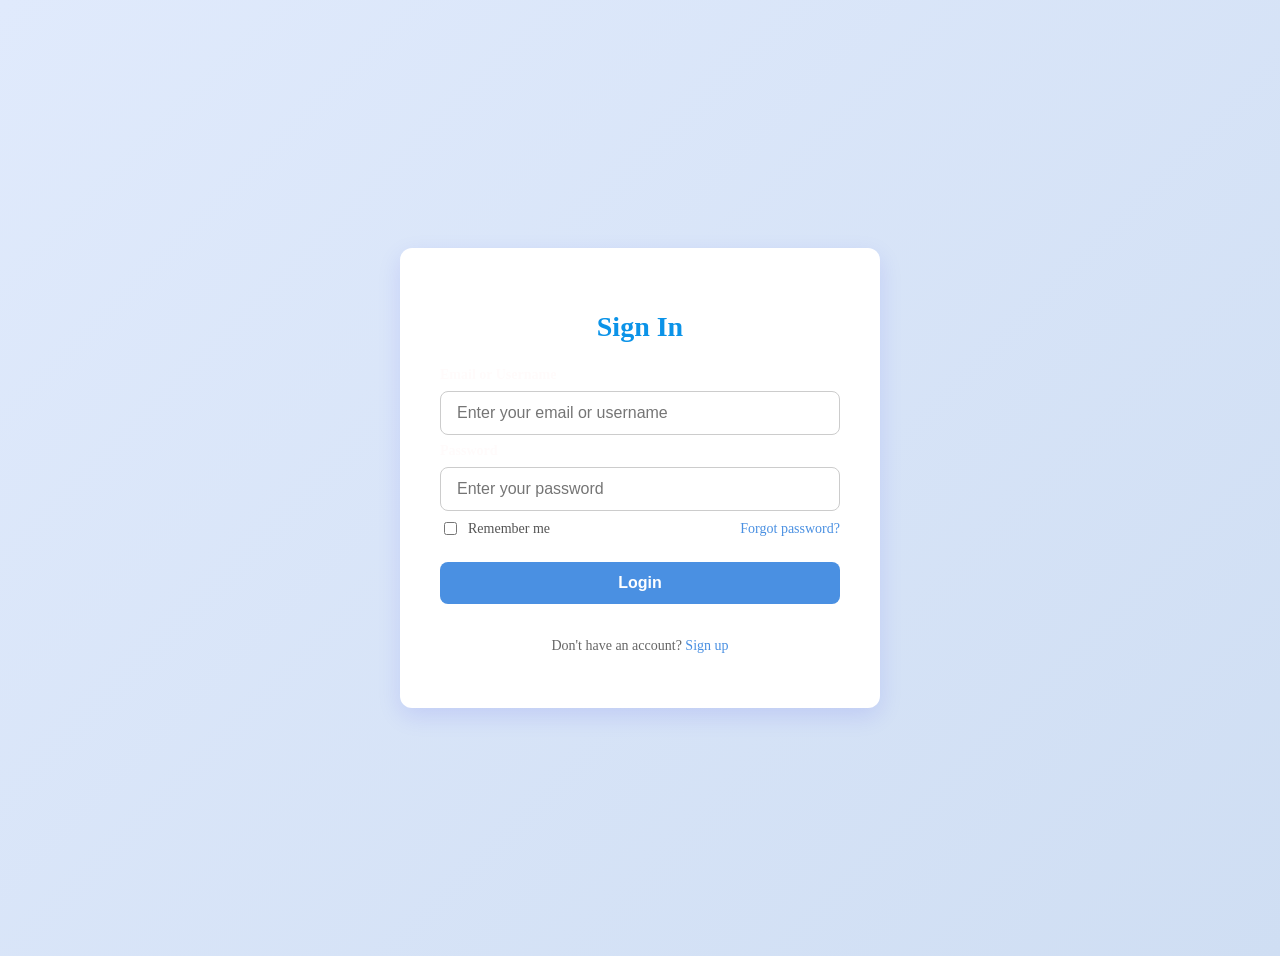
<file: HTML/login.html>
<!DOCTYPE html>
<html lang="en">
<head>
    <meta charset="UTF-8">
    <meta name="viewport" content="width=device-width, initial-scale=1.0">
    <title>Login Page</title>
    <link rel="stylesheet" href="../CSS/style.css">
</head>
<body>

    <div class="login-container">
        <h2>Sign In</h2>
        
        <form  method="POST">
            
            <!-- Email/Username Field -->
            <div class="input-group">
                <label for="username">Email or Username</label>
                <input 
                    type="text" 
                    id="username" 
                    name="username" 
                    placeholder="Enter your email or username" 
                    autocomplete="username"
                    required>
            </div>

            <!-- Password Field -->
            <div class="input-group">
                <label for="password">Password</label>
                <input 
                    type="password" 
                    id="password" 
                    name="password" 
                    placeholder="Enter your password" 
                    autocomplete="current-password"
                    required>
            </div>

            <!-- Options (Remember Me & Forgot Password) -->
            <div class="form-options">
                <label class="remember-me">
                    <input type="checkbox" name="remember"> Remember me
                </label>
                <a href="#forgot" class="forgot-link">Forgot password?</a>
            </div>

            <!-- Submit Button -->
            <a href="Index.html"><button type="submit" class="login-btn">Login</button></a>

            <!-- Sign Up Link -->
            <p class="signup-text">Don't have an account? <a href="sign up.html">Sign up</a></p>
        </form>
    </div>

</body>
</html>
</file>
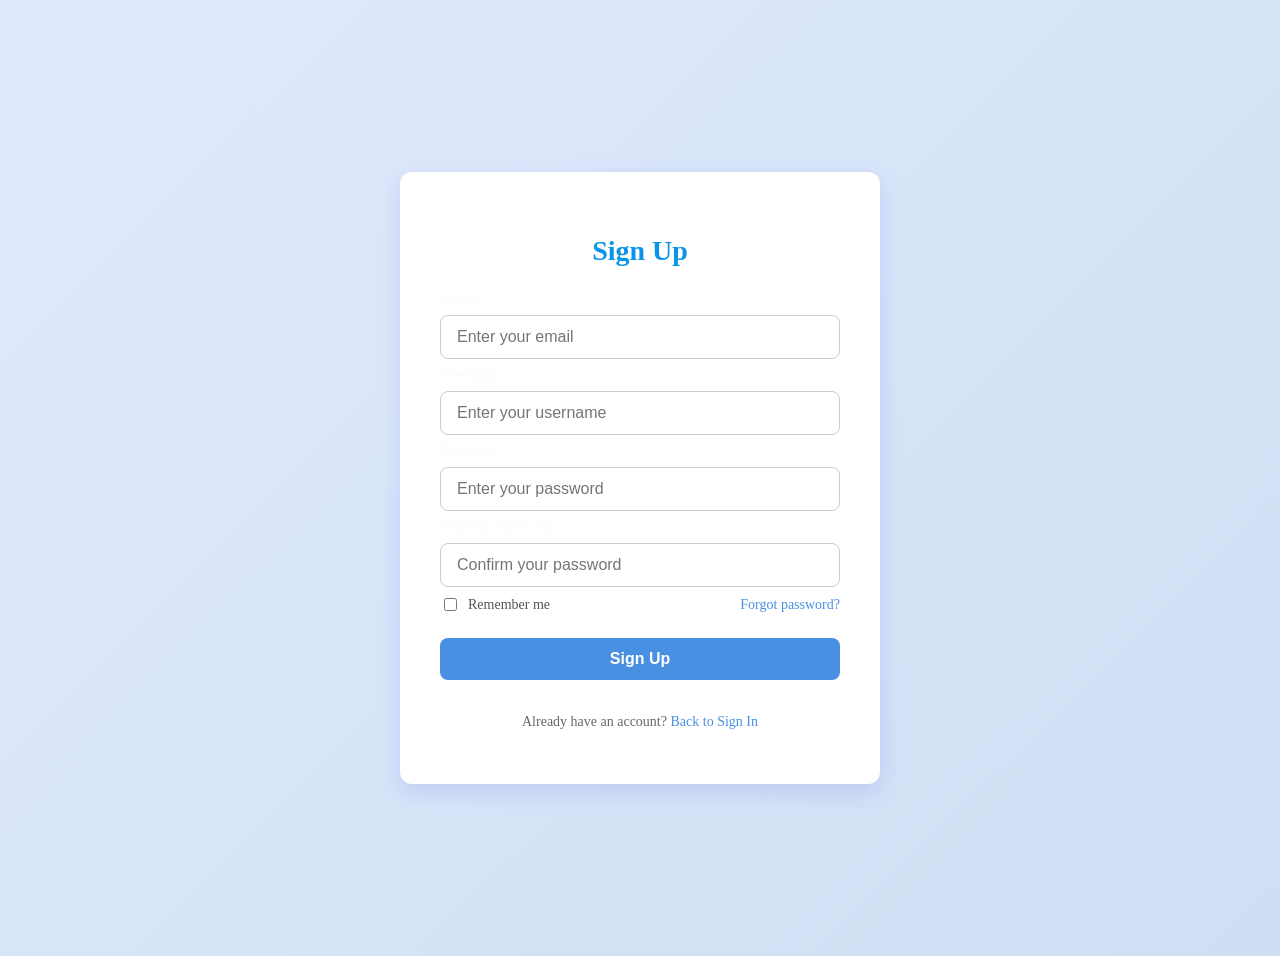
<file: HTML/sign up.html>
<!DOCTYPE html>
<html lang="en">
<head>
    <meta charset="UTF-8">
    <meta name="viewport" content="width=device-width, initial-scale=1.0">
    <title>Login Page</title>
    <link rel="stylesheet" href="../CSS/style.css">
</head>
<body>

    <div class="login-container">
        <h2>Sign Up</h2>
        
        <form action="/signup-endpoint" method="POST">
            
            <!-- Email/Username Field -->
            <div class="input-group">
                <label for="username">Email</label>
                <input 
                    type="text" 
                    id="username" 
                    name="username" 
                    placeholder="Enter your email" 
                    autocomplete="username"
                    required>
            </div>

            <div class="input-group">
                <label for="username">Username</label>
                <input 
                    type="text" 
                    id="username" 
                    name="username" 
                    placeholder="Enter your username" 
                    autocomplete="username"
                    required>
            </div>

            <!-- Password Field -->
            <div class="input-group">
                <label for="password">Password</label>
                <input 
                    type="password" 
                    id="password" 
                    name="password" 
                    placeholder="Enter your password" 
                    autocomplete="current-password"
                    required>
            </div>

             <div class="input-group">
                <label for="confirm-password">Confirm Password</label>
                <input 
                    type="password" 
                    id="confirm-password" 
                    name="confirm-password" 
                    placeholder="Confirm your password" 
                    autocomplete="current-password"
                    required>
            </div>

            <!-- Options (Remember Me & Forgot Password) -->
            <div class="form-options">
                <label class="remember-me">
                    <input type="checkbox" name="remember"> Remember me
                </label>
                <a href="#forgot" class="forgot-link">Forgot password?</a>
            </div>

            <!-- Submit Button -->
            <button type="submit" class="login-btn">Sign Up</button>

            <!-- Sign in Link -->
            <p class="signup-text">Already have an account? <a href="login.html">Back to Sign In</a></p>
        </form>
    </div>

</body>
</html>
</file>
<file: CSS/style.css>
/* Center the container vertically and horizontally on the viewport */
body {
    background: linear-gradient(135deg, #e0eafc, #cfdef3);
    min-height: 100vh;
    display: flex;
    justify-content: center;
    align-items: center;
    padding: 20px;
}

/* Style the login container card */
.login-container {
    background-color: #ffffff;
    padding: 40px;
    border-radius: 12px;
    box-shadow: 0 8px 24px rgba(3, 7, 237, 0.1);
    width: 100%;
    max-width: 400px;
}

/* Header style */
.login-container h2 {
    margin-bottom: 24px;
    color: #0a93e8fe;
    font-size: 28px;
    text-align: center;
}

/* Individual layout rows for the inputs */
.input-group {
    margin-bottom: 8px;
    display: flex;
    flex-direction: column;
}

/* Form element labels */
.input-group label {
    margin-bottom: 8px;
    color: #fffbfb;
    font-size: 14px;
    font-weight: 600;
}

/* Styled text and password input fields */
.input-group input {
    padding: 12px 16px;
    border: 1px solid #cccccc;
    border-radius: 8px;
    font-size: 16px;
    outline: none;
    transition: all 0.3s ease;
}

/* Interactive focus highlight for inputs */
.input-group input:focus {
    border-color: #4a90e2;
    box-shadow: 0 0 0 3px rgba(74, 144, 226, 0.2);
}

/* Row alignment for checkbox and forgot password link */
.form-options {
    display: flex;
    justify-content: space-between;
    align-items: center;
    margin-bottom: 24px;
    font-size: 14px;
}

/* Remember me wrapping label */
.remember-me {
    display: flex;
    align-items: center;
    gap: 8px;
    color: #555555;
    cursor: pointer;
}

/* Standard styling for anchor tags/links */
a {
    color: #4a90e2;
    text-decoration: none;
    transition: color 0.2s ease;
}

a:hover {
    color: #357abd;
    text-decoration: underline;
}

/* High-contrast submit button layout */
.login-btn {
    width: 100%;
    padding: 12px;
    background-color: #4a90e2;
    color: #ffffff;
    border: none;
    border-radius: 8px;
    font-size: 16px;
    font-weight: 600;
    cursor: pointer;
    transition: background-color 0.2s ease, transform 0.1s ease;
    margin-bottom: 20px;
}

.login-btn:hover {
    background-color: #357abd;
}

.login-btn:active {
    transform: scale(0.98);
}

/* Bottom footer signup link text placement */
.signup-text {
    text-align: center;
    font-size: 14px;
    color: #666666;
}
</file>
